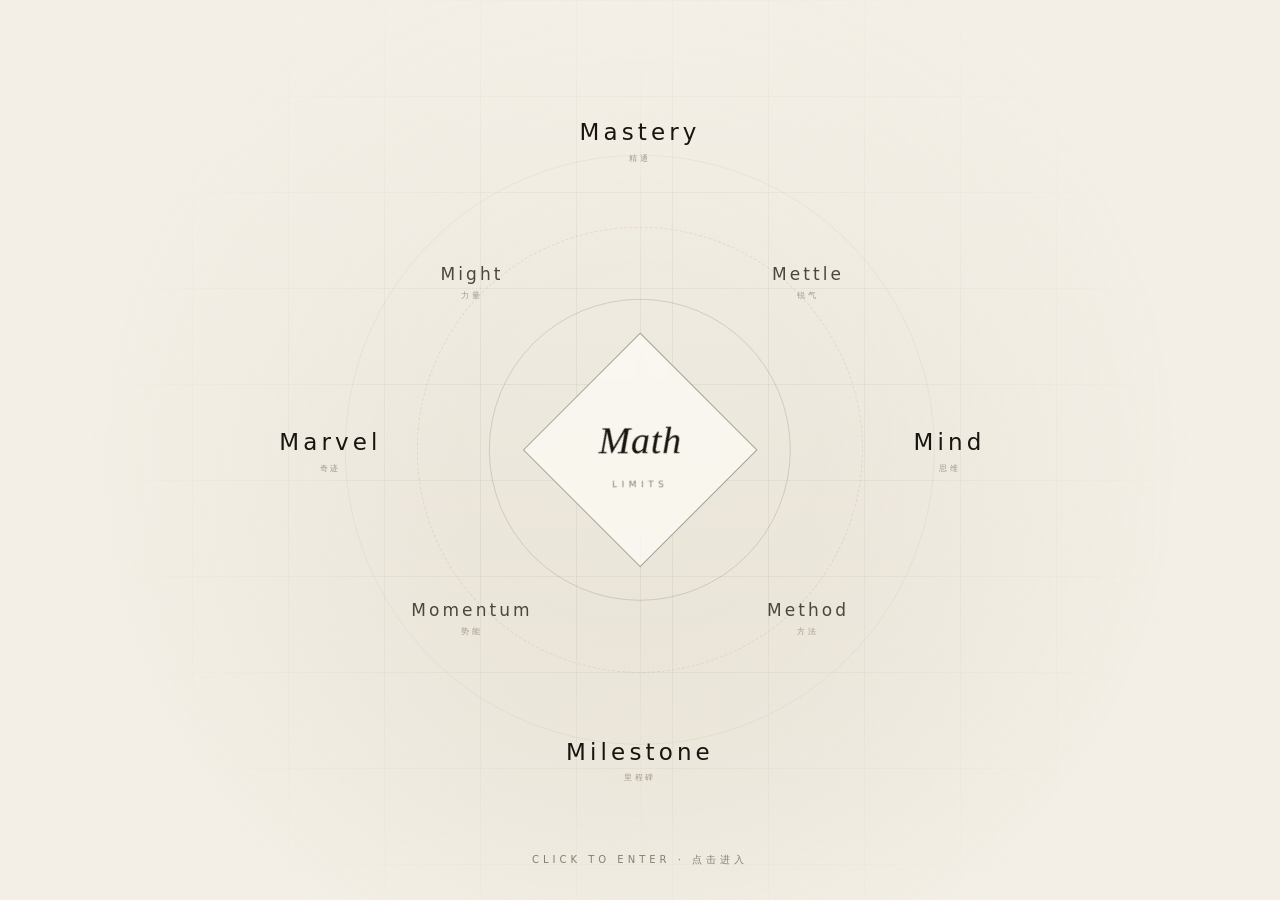
<file: mini-splash/index.html>
<!doctype html>
<html lang="zh-CN">
<head>
<meta charset="utf-8" />
<meta name="viewport" content="width=device-width, initial-scale=1" />
<title>极限研习 · Limits</title>
<meta name="description" content="高数极限在线研习：四步循环、七大未定式、方法失效条件与题库。" />
<script>
  try {
    var q = new URLSearchParams(location.search).get('theme');
    var s = JSON.parse(localStorage.getItem('limits.settings.v1') || '{}');
    var t = (q === 'dark' || q === 'light') ? q : s.theme;
    if (t === 'dark') document.documentElement.setAttribute('data-theme', 'dark');
  } catch (e) {}
</script>
<link rel="stylesheet" href="assets/app.css" />
<link rel="icon" type="image/svg+xml" href="assets/favicon.svg" />
<link rel="apple-touch-icon" href="assets/favicon-180.png" />
</head>
<body class="splash-page">
  <div class="splash" id="splash">
    <div class="orbit" id="orbit" aria-label="极限研习，八个关键词">
      <div class="ring ring--a" aria-hidden="true"></div>
      <div class="ring ring--b" aria-hidden="true"></div>
      <div class="ring ring--c" aria-hidden="true"></div>

      <button class="mark" id="mark" type="button" aria-label="进入极限研习主界面">
        <span class="mark-inner">
          <b>Math</b>
          <em>LIMITS</em>
        </span>
      </button>
    </div>
    <p class="splash-hint">Click to enter · 点击进入</p>
  </div>
  <script src="assets/splash.js"></script>
</body>
</html>
</file>
<file: mini-splash/assets/app.css>
/* ==========================================================================
   极限研习 · Limits —— 全局样式
   设计约束：一切以页面中线为轴左右对称；明暗两套色系权重平衡。
   ========================================================================== */

:root {
  --serif: "Noto Serif SC", "Source Han Serif SC", "Songti SC", "STSong", "SimSun", serif;
  --sans: "Inter", "Segoe UI", "PingFang SC", "Microsoft YaHei", system-ui, sans-serif;
  --mono: "JetBrains Mono", "Cascadia Code", Consolas, monospace;

  --bg: #f3efe6;
  --bg-deep: #e8e2d5;
  --surface: rgba(255, 253, 248, 0.66);
  --surface-solid: #faf7f0;
  --ink: #16150f;
  --ink-2: #4b4739;
  --ink-3: #857f6f;
  --line: rgba(22, 21, 15, 0.15);
  --line-strong: rgba(22, 21, 15, 0.38);
  --accent: #9a3a22;
  --accent-soft: rgba(154, 58, 34, 0.12);
  --second: #2f4c62;
  --ok: #3f6b4a;
  --ok-soft: rgba(63, 107, 74, 0.14);
  --shadow: 0 18px 50px -32px rgba(22, 21, 15, 0.55);
  --grid: rgba(22, 21, 15, 0.05);

  --ease: cubic-bezier(0.22, 0.61, 0.36, 1);
  --dur: 380ms;
  color-scheme: light;
}

html[data-theme="dark"] {
  --bg: #0d0f10;
  --bg-deep: #07090a;
  --surface: rgba(24, 28, 29, 0.62);
  --surface-solid: #14181a;
  --ink: #ece5d7;
  --ink-2: #b8b1a3;
  --ink-3: #7e786c;
  --line: rgba(236, 229, 215, 0.15);
  --line-strong: rgba(236, 229, 215, 0.38);
  --accent: #d9a25d;
  --accent-soft: rgba(217, 162, 93, 0.14);
  --second: #83aac6;
  --ok: #8fb79a;
  --ok-soft: rgba(143, 183, 154, 0.16);
  --shadow: 0 22px 60px -34px rgba(0, 0, 0, 0.9);
  --grid: rgba(236, 229, 215, 0.045);
  color-scheme: dark;
}

* { box-sizing: border-box; }

html, body {
  margin: 0;
  min-height: 100%;
}

html { scroll-behavior: smooth; }
.section { scroll-margin-top: 92px; }

body {
  font-family: var(--sans);
  background:
    linear-gradient(to right, var(--grid) 1px, transparent 1px) 0 0 / 96px 96px,
    linear-gradient(to bottom, var(--grid) 1px, transparent 1px) 0 0 / 96px 96px,
    radial-gradient(120% 90% at 50% 0%, var(--bg) 0%, var(--bg-deep) 100%);
  color: var(--ink);
  -webkit-font-smoothing: antialiased;
  text-rendering: optimizeLegibility;
  line-height: 1.6;
  overflow-x: hidden;
}

body::before {
  /* 中线：整站对称的视觉轴 */
  content: "";
  position: fixed;
  inset: 0 auto 0 50%;
  width: 1px;
  background: linear-gradient(to bottom, transparent, var(--line), transparent);
  opacity: 0.5;
  pointer-events: none;
  z-index: 0;
}

a { color: inherit; text-decoration: none; }
button { font: inherit; color: inherit; }
::selection { background: var(--accent); color: var(--bg); }

:focus-visible {
  outline: 1px solid var(--accent);
  outline-offset: 3px;
}

/* --------------------------------------------------------------------------
   通用组件
   -------------------------------------------------------------------------- */

.shell {
  position: relative;
  z-index: 1;
  width: min(1180px, calc(100% - 96px));
  margin: 0 auto;
}

.topbar {
  position: relative;
  z-index: 2;
  display: flex;
  align-items: center;
  justify-content: space-between;
  gap: 24px;
  height: 76px;
  padding: 0 40px;
  border-bottom: 1px solid var(--line);
}

.brand {
  display: flex;
  align-items: baseline;
  gap: 14px;
  letter-spacing: 0.02em;
}

.brand b {
  font-family: var(--serif);
  font-weight: 600;
  font-size: 17px;
  letter-spacing: 0.22em;
}

.brand span {
  font-size: 10px;
  letter-spacing: 0.44em;
  color: var(--ink-3);
  text-transform: uppercase;
}

.topbar-actions {
  display: flex;
  align-items: center;
  gap: 10px;
}

.icon-btn {
  display: inline-flex;
  align-items: center;
  justify-content: center;
  width: 38px;
  height: 38px;
  border: 1px solid var(--line);
  background: transparent;
  border-radius: 2px;
  cursor: pointer;
  color: var(--ink-2);
  transition: border-color var(--dur) var(--ease), color var(--dur) var(--ease),
    background var(--dur) var(--ease);
}

.icon-btn:hover { color: var(--ink); border-color: var(--line-strong); background: var(--accent-soft); }
.icon-btn svg { width: 16px; height: 16px; }

.text-link {
  font-size: 12px;
  letter-spacing: 0.18em;
  color: var(--ink-3);
  padding: 8px 2px;
  border-bottom: 1px solid transparent;
  transition: color var(--dur) var(--ease), border-color var(--dur) var(--ease);
}

.text-link:hover { color: var(--ink); border-color: var(--line-strong); }

/* 页面进入动画 */
@keyframes rise {
  from { opacity: 0; transform: translateY(14px); }
  to { opacity: 1; transform: translateY(0); }
}

@keyframes fadeIn {
  from { opacity: 0; }
  to { opacity: 1; }
}

.rise { animation: rise 720ms var(--ease) both; }

/* --------------------------------------------------------------------------
   启动页
   -------------------------------------------------------------------------- */

.splash {
  position: relative;
  display: grid;
  place-items: center;
  min-height: 100dvh;
  overflow: hidden;
  isolation: isolate;
}

.splash::after {
  content: "";
  position: absolute;
  inset: 0;
  background: radial-gradient(circle at 50% 50%, transparent 0 22%, var(--bg) 72%);
  pointer-events: none;
  z-index: -1;
}

.orbit {
  position: relative;
  width: min(960px, 92vw, 80vh);
  aspect-ratio: 1 / 1;
  display: grid;
  place-items: center;
}

.ring {
  position: absolute;
  top: 50%;
  left: 50%;
  border: 1px solid var(--line);
  border-radius: 50%;
  transform: translate(-50%, -50%);
  pointer-events: none;
}

.ring--a { width: 42%; height: 42%; opacity: 0.9; }
.ring--b { width: 62%; height: 62%; opacity: 0.55; border-style: dashed; }
.ring--c { width: 82%; height: 82%; opacity: 0.3; }

.mark {
  position: relative;
  z-index: 3;
  display: grid;
  place-items: center;
  width: clamp(118px, 13vw, 168px);
  aspect-ratio: 1 / 1;
  border: 1px solid var(--line-strong);
  background: var(--surface);
  backdrop-filter: blur(6px);
  transform: rotate(45deg);
  transition: transform 700ms var(--ease), border-color var(--dur) var(--ease),
    box-shadow var(--dur) var(--ease);
  cursor: pointer;
  animation: fadeIn 1000ms var(--ease) both;
}

.mark-inner {
  display: grid;
  place-items: center;
  gap: 6px;
  transform: rotate(-45deg);
}

.mark-inner b {
  font-family: var(--serif);
  font-style: italic;
  font-weight: 500;
  font-size: clamp(26px, 3.2vw, 38px);
  letter-spacing: 0.02em;
}

.mark-inner em {
  font-style: normal;
  font-size: 9px;
  letter-spacing: 0.5em;
  color: var(--ink-3);
}

.mark:hover,
.mark:focus-visible {
  transform: rotate(45deg) scale(1.04);
  border-color: var(--accent);
  box-shadow: 0 0 0 10px var(--accent-soft);
}

.mark:active { transform: rotate(45deg) scale(0.99); }

.word {
  position: absolute;
  transform: translate(-50%, -50%);
  padding: 10px 14px;
  border: 0;
  background: transparent;
  cursor: pointer;
  color: var(--ink-2);
  letter-spacing: 0.18em;
  font-size: clamp(12px, 1.4vw, 17px);
  white-space: nowrap;
  transition: color var(--dur) var(--ease), letter-spacing var(--dur) var(--ease),
    opacity var(--dur) var(--ease);
  animation: fadeIn 900ms var(--ease) both;
  animation-delay: calc(180ms + var(--i) * 70ms);
}

.word small {
  display: block;
  margin-top: 2px;
  font-size: 8px;
  letter-spacing: 0.36em;
  color: var(--ink-3);
  text-transform: uppercase;
  opacity: 0.75;
}

.word--big { font-size: clamp(15px, 1.9vw, 23px); color: var(--ink); }
.word:hover, .word:focus-visible { color: var(--accent); letter-spacing: 0.28em; }

.splash-hint {
  position: absolute;
  bottom: 22px;
  left: 50%;
  transform: translateX(-50%);
  font-size: 10px;
  letter-spacing: 0.4em;
  color: var(--ink-3);
  text-transform: uppercase;
}

.splash.leaving .mark { transform: rotate(45deg) scale(0.92); opacity: 0; transition: 520ms var(--ease); }
.splash.leaving .word,
.splash.leaving .ring { opacity: 0; transition: 420ms var(--ease); }

/* --------------------------------------------------------------------------
   主界面
   -------------------------------------------------------------------------- */

.main-head {
  text-align: center;
  padding: 46px 0 30px;
}

.main-head .eyebrow {
  font-size: 10px;
  letter-spacing: 0.5em;
  color: var(--ink-3);
  text-transform: uppercase;
}

.main-head h1 {
  margin: 12px 0 0;
  font-family: var(--serif);
  font-weight: 500;
  font-size: clamp(24px, 2.6vw, 34px);
  letter-spacing: 0.3em;
  text-indent: 0.3em;
}

.main-head p {
  margin: 10px 0 0;
  color: var(--ink-3);
  font-size: 12px;
  letter-spacing: 0.14em;
}

.modules {
  display: grid;
  grid-template-columns: repeat(3, minmax(0, 1fr));
  gap: 26px;
  padding: 8px 0 64px;
  align-items: stretch;
}

.card {
  position: relative;
  display: flex;
  flex-direction: column;
  padding: 34px 26px 28px;
  min-height: 520px;
  border: 1px solid var(--line);
  background: var(--surface);
  backdrop-filter: blur(4px);
  box-shadow: var(--shadow);
  transition: border-color var(--dur) var(--ease), transform var(--dur) var(--ease),
    background var(--dur) var(--ease);
}

.card:hover { border-color: var(--line-strong); transform: translateY(-4px); }

.card-index {
  position: absolute;
  top: 16px;
  left: 50%;
  transform: translateX(-50%);
  font-size: 9px;
  letter-spacing: 0.4em;
  color: var(--ink-3);
}

.card-head {
  text-align: center;
  padding: 12px 0 22px;
  border-bottom: 1px solid var(--line);
}

.card-head .cn {
  font-family: var(--serif);
  font-weight: 500;
  font-size: 22px;
  letter-spacing: 0.18em;
  text-indent: 0.18em;
}

.card-head .cn i {
  font-style: normal;
  color: var(--ink-3);
  margin: 0 8px;
  font-size: 0.7em;
  vertical-align: 2px;
}

.card-head .en {
  margin-top: 8px;
  font-size: 9px;
  letter-spacing: 0.32em;
  color: var(--ink-3);
  text-transform: uppercase;
}

.card-body {
  flex: 1;
  display: flex;
  flex-direction: column;
  justify-content: center;
  padding: 14px 0;
}

.card-list {
  display: flex;
  flex-direction: column;
  justify-content: space-evenly;
  gap: 2px;
  height: 100%;
}

.entry {
  display: block;
  padding: 13px 12px;
  border: 1px solid transparent;
  border-radius: 2px;
  text-align: center;
  cursor: pointer;
  background: transparent;
  width: 100%;
  transition: border-color var(--dur) var(--ease), background var(--dur) var(--ease),
    color var(--dur) var(--ease);
}

.entry .cn {
  font-family: var(--serif);
  font-size: 15px;
  letter-spacing: 0.14em;
  color: var(--ink);
}

.entry .cn i { font-style: normal; color: var(--ink-3); margin: 0 6px; font-size: 0.85em; }

.entry .en {
  display: block;
  margin-top: 4px;
  font-size: 8.5px;
  letter-spacing: 0.26em;
  color: var(--ink-3);
  text-transform: uppercase;
}

.entry:hover, .entry:focus-visible {
  border-color: var(--line-strong);
  background: var(--accent-soft);
}

.entry:hover .en { color: var(--accent); }

.settings-group {
  border-top: 1px solid var(--line);
  padding: 18px 4px;
}

.card-foot {
  margin-top: 18px;
  padding-top: 16px;
  border-top: 1px solid var(--line);
  display: grid;
  grid-template-columns: repeat(3, 1fr);
  text-align: center;
}

.card-foot div + div { border-left: 1px solid var(--line); }

.card-foot b {
  display: block;
  font-family: var(--serif);
  font-size: 18px;
  font-weight: 500;
  letter-spacing: 0.04em;
}

.card-foot span {
  font-size: 8.5px;
  letter-spacing: 0.28em;
  color: var(--ink-3);
  text-transform: uppercase;
}

.settings-group:first-child { border-top: 0; }

.settings-label {
  display: flex;
  align-items: baseline;
  justify-content: center;
  gap: 8px;
  margin-bottom: 12px;
  text-align: center;
}

.settings-label .cn { font-family: var(--serif); font-size: 13px; letter-spacing: 0.14em; }
.settings-label .en { font-size: 8.5px; letter-spacing: 0.26em; color: var(--ink-3); text-transform: uppercase; }

.seg {
  display: grid;
  grid-auto-flow: column;
  grid-auto-columns: 1fr;
  gap: 6px;
}

.seg button {
  padding: 9px 6px;
  border: 1px solid var(--line);
  background: transparent;
  border-radius: 2px;
  cursor: pointer;
  font-size: 12px;
  letter-spacing: 0.12em;
  color: var(--ink-2);
  transition: all var(--dur) var(--ease);
}

.seg button:hover { border-color: var(--line-strong); color: var(--ink); }

.seg button[aria-pressed="true"] {
  border-color: var(--accent);
  color: var(--accent);
  background: var(--accent-soft);
}

.hint {
  margin-top: 10px;
  text-align: center;
  font-size: 10px;
  line-height: 1.8;
  color: var(--ink-3);
  letter-spacing: 0.06em;
}

/* --------------------------------------------------------------------------
   内容页（方法 / 例题）
   -------------------------------------------------------------------------- */

.page {
  position: relative;
  z-index: 1;
  width: min(880px, calc(100% - 64px));
  margin: 0 auto;
  padding: 44px 0 96px;
}

.crumb {
  display: inline-flex;
  align-items: center;
  gap: 8px;
  font-size: 11px;
  letter-spacing: 0.2em;
  color: var(--ink-3);
  margin-bottom: 26px;
}

.crumb:hover { color: var(--ink); }

.page-head { text-align: center; padding-bottom: 30px; border-bottom: 1px solid var(--line); }

.page-head .kicker {
  font-size: 9px;
  letter-spacing: 0.46em;
  color: var(--ink-3);
  text-transform: uppercase;
}

.page-head h1 {
  margin: 14px 0 6px;
  font-family: var(--serif);
  font-weight: 500;
  font-size: clamp(26px, 3vw, 36px);
  letter-spacing: 0.18em;
  text-indent: 0.18em;
}

.page-head h1 i { font-style: normal; color: var(--ink-3); margin: 0 10px; font-size: 0.6em; vertical-align: 3px; }

.page-head .en {
  font-size: 10px;
  letter-spacing: 0.34em;
  color: var(--ink-3);
  text-transform: uppercase;
}

.page-head .lead {
  margin: 20px auto 0;
  max-width: 680px;
  font-size: 14px;
  line-height: 2.15;
  color: var(--ink-2);
  letter-spacing: 0.04em;
}

.meta-row {
  display: flex;
  justify-content: center;
  gap: 10px;
  margin-top: 18px;
  flex-wrap: wrap;
}

.tag {
  display: inline-block;
  padding: 4px 10px;
  border: 1px solid var(--line);
  font-size: 9px;
  letter-spacing: 0.2em;
  color: var(--ink-3);
  text-transform: uppercase;
  border-radius: 2px;
}

.section {
  padding: 46px 0;
  border-bottom: 1px solid var(--line);
}

.section:last-child { border-bottom: 0; }`n`n.section + .section { margin-top: 4px; }

.section-title {
  display: flex;
  align-items: baseline;
  gap: 12px;
  margin-bottom: 16px;
}

.section-title .no {
  font-family: var(--mono);
  font-size: 10px;
  color: var(--ink-3);
  letter-spacing: 0.1em;
}

.section-title h2 {
  margin: 0;
  font-family: var(--serif);
  font-weight: 500;
  font-size: 19px;
  letter-spacing: 0.12em;
}

.prose p {
  margin: 0 0 18px;
  font-size: 14.5px;
  line-height: 2.15;
  color: var(--ink-2);
  letter-spacing: 0.03em;
}

.eq {
  margin: 24px 0;
  padding: 16px 18px;
  text-align: center;
  font-size: 19px;
  border-left: 1px solid var(--line);
  border-right: 1px solid var(--line);
  background: linear-gradient(to right, transparent, var(--accent-soft), transparent);
  overflow-x: auto;
  overflow-y: hidden;
}

.eq--tight { margin: 10px 0; padding: 10px; border: 0; background: none; }

.bullets {
  margin: 6px 0 16px;
  padding: 0;
  list-style: none;
}

.bullets li {
  position: relative;
  padding: 6px 0 6px 20px;
  font-size: 14px;
  line-height: 2.15;
  color: var(--ink-2);
}

.bullets li::before {
  content: "";
  position: absolute;
  left: 2px;
  top: 17px;
  width: 4px;
  height: 4px;
  border: 1px solid var(--accent);
  transform: rotate(45deg);
}

.note {
  margin: 24px 0;
  padding: 14px 18px;
  border: 1px solid var(--line);
  background: var(--surface);
  font-size: 13px;
  line-height: 2.15;
  color: var(--ink-2);
}

.note b { color: var(--ink); font-weight: 600; letter-spacing: 0.08em; }
.note--warn { border-left: 2px solid var(--accent); }
.note--tip { border-left: 2px solid var(--second); }

.steps {
  display: grid;
  gap: 2px;
  margin: 8px 0 6px;
}

.step {
  display: grid;
  grid-template-columns: 44px minmax(0, 1fr);
  gap: 16px;
  padding: 30px 0;
  border-top: 1px dashed var(--line);
  align-items: start;
}

.step:first-child { border-top: 0; }

.step-no {
  display: grid;
  place-items: center;
  width: 30px;
  height: 30px;
  margin-top: 2px;
  border: 1px solid var(--line-strong);
  border-radius: 50%;
  font-family: var(--mono);
  font-size: 11px;
  color: var(--ink-2);
}

.step-body h3 {
  margin: 0 0 4px;
  font-family: var(--serif);
  font-size: 15px;
  font-weight: 600;
  letter-spacing: 0.1em;
}

.step-body .sub {
  font-size: 9px;
  letter-spacing: 0.26em;
  color: var(--ink-3);
  text-transform: uppercase;
}

.step-body p { margin: 8px 0 0; font-size: 13.5px; line-height: 2.15; color: var(--ink-2); }

.table-wrap { overflow-x: auto; margin: 16px 0; }

table.data {
  width: 100%;
  border-collapse: collapse;
  font-size: 12.5px;
  line-height: 1.7;
}

table.data th, table.data td {
  padding: 10px 12px;
  border-bottom: 1px solid var(--line);
  text-align: left;
  vertical-align: top;
  color: var(--ink-2);
}

table.data th {
  font-weight: 500;
  font-size: 10px;
  letter-spacing: 0.16em;
  color: var(--ink-3);
  text-transform: uppercase;
  border-bottom-color: var(--line-strong);
}

table.data tr:hover td { background: var(--accent-soft); }

.example {
  padding: 30px 0;
  border-top: 1px dashed var(--line);
}

.example:first-child { border-top: 0; }

.example-head {
  display: flex;
  align-items: baseline;
  justify-content: space-between;
  gap: 16px;
  flex-wrap: wrap;
}

.example-head h3 {
  margin: 0;
  font-family: var(--serif);
  font-size: 15px;
  font-weight: 600;
  letter-spacing: 0.08em;
}

.example-head .tags { display: flex; gap: 6px; }

.example-problem {
  margin: 14px 0 8px;
  padding: 14px 0 14px 18px;
  border-left: 2px solid var(--line-strong);
  font-size: 16.5px;
  line-height: 2.15;
  color: var(--ink);
}

.example-problem .mt { font-size: 1.18em; }

.example-steps { margin: 10px 0 0; padding: 0; list-style: none; counter-reset: ex; }

.example-steps li {
  counter-increment: ex;
  position: relative;
  padding: 11px 0 11px 30px;
  font-size: 14.5px;
  line-height: 2.15;
  color: var(--ink-2);
}

.example-steps li::before {
  content: counter(ex, decimal-leading-zero);
  position: absolute;
  left: 0;
  top: 9px;
  font-family: var(--mono);
  font-size: 10px;
  color: var(--ink-3);
}

.answer .mt { font-size: 1.12em; }

.answer {
  display: inline-block;
  margin-top: 10px;
  padding: 5px 12px;
  border: 1px solid var(--line-strong);
  font-size: 12px;
  letter-spacing: 0.1em;
}

/* --------------------------------------------------------------------------
   题库 / 练习
   -------------------------------------------------------------------------- */

.practice-wrap {
  width: min(820px, calc(100% - 64px));
  margin: 0 auto;
  padding: 40px 0 120px;
  position: relative;
  z-index: 1;
}

.filters {
  display: flex;
  flex-wrap: wrap;
  justify-content: center;
  gap: 6px;
  margin: 22px 0 26px;
}

.chip {
  padding: 6px 10px;
  border: 1px solid var(--line);
  background: transparent;
  border-radius: 2px;
  font-size: 10.5px;
  letter-spacing: 0.06em;
  color: var(--ink-3);
  cursor: pointer;
  transition: all var(--dur) var(--ease);
}

.chip:hover { color: var(--ink); border-color: var(--line-strong); }
.chip[aria-pressed="true"] { color: var(--accent); border-color: var(--accent); background: var(--accent-soft); }

.progress-line {
  display: flex;
  align-items: center;
  justify-content: space-between;
  gap: 16px;
  margin: 10px 0 18px;
  font-size: 10px;
  letter-spacing: 0.18em;
  color: var(--ink-3);
  text-transform: uppercase;
}

.bar {
  position: relative;
  flex: 1;
  height: 1px;
  background: var(--line);
}

.bar i {
  position: absolute;
  inset: 0 auto 0 0;
  background: var(--accent);
  transition: width 520ms var(--ease);
}

.qcard {
  padding: 30px 30px 24px;
  border: 1px solid var(--line);
  background: var(--surface);
  box-shadow: var(--shadow);
  animation: rise 520ms var(--ease) both;
}

.qcard-top {
  display: flex;
  align-items: center;
  justify-content: space-between;
  gap: 12px;
  margin-bottom: 16px;
}

.qcard-top .kinds { display: flex; gap: 6px; align-items: center; }

.qstem {
  font-size: 17px;
  line-height: 2.15;
  color: var(--ink);
  letter-spacing: 0.03em;
  padding: 6px 0 18px;
}

.qstem .eq--tight { display: block; }
.qstem .mt { font-size: 1.1em; }

.options { display: grid; gap: 8px; }

.opt {
  display: flex;
  align-items: center;
  gap: 14px;
  width: 100%;
  padding: 13px 16px;
  border: 1px solid var(--line);
  background: transparent;
  text-align: left;
  cursor: pointer;
  border-radius: 2px;
  transition: all var(--dur) var(--ease);
  color: var(--ink-2);
  font-size: 14px;
}

.opt .key {
  display: grid;
  place-items: center;
  width: 24px;
  height: 24px;
  border: 1px solid var(--line);
  border-radius: 50%;
  font-family: var(--mono);
  font-size: 10px;
  flex: none;
}

.opt .val { flex: 1; }
.opt .val .mt { font-size: 15px; }

.opt:hover:not(:disabled) { border-color: var(--line-strong); background: var(--accent-soft); }
.opt[aria-pressed="true"] { border-color: var(--accent); color: var(--ink); }
.opt[aria-pressed="true"] .key { border-color: var(--accent); color: var(--accent); }

.opt.is-correct { border-color: var(--ok); background: var(--ok-soft); }
.opt.is-correct .key { border-color: var(--ok); color: var(--ok); }
.opt.is-wrong { border-color: var(--accent); background: var(--accent-soft); }
.opt.is-wrong .key { border-color: var(--accent); color: var(--accent); }
.opt:disabled { cursor: default; }

.feedback {
  margin-top: 18px;
  padding: 16px 18px;
  border: 1px solid var(--line);
  font-size: 13.5px;
  line-height: 2.15;
  color: var(--ink-2);
  animation: fadeIn 320ms var(--ease) both;
}

.feedback .mt { font-size: 1.14em; }
.feedback .verdict { font-family: var(--serif); font-size: 15px; letter-spacing: 0.1em; margin-bottom: 6px; }
.feedback .verdict.ok { color: var(--ok); }
.feedback .verdict.no { color: var(--accent); }
.feedback .eq--tight { margin: 8px 0; }

.qfoot {
  display: flex;
  align-items: center;
  justify-content: space-between;
  gap: 12px;
  margin-top: 20px;
}

.btn {
  display: inline-flex;
  align-items: center;
  justify-content: center;
  gap: 8px;
  padding: 11px 22px;
  border: 1px solid var(--line-strong);
  background: transparent;
  border-radius: 2px;
  font-size: 12px;
  letter-spacing: 0.2em;
  cursor: pointer;
  color: var(--ink);
  transition: all var(--dur) var(--ease);
}

.btn:hover { background: var(--ink); color: var(--bg); border-color: var(--ink); }
.btn:disabled { opacity: 0.35; cursor: not-allowed; }
.btn:disabled:hover { background: transparent; color: var(--ink); }
.btn--primary { border-color: var(--accent); color: var(--accent); }
.btn--primary:hover { background: var(--accent); color: var(--bg); border-color: var(--accent); }
.btn--ghost { border-color: transparent; color: var(--ink-3); }
.btn--ghost:hover { background: transparent; color: var(--accent); }

.fav {
  display: inline-flex;
  align-items: center;
  gap: 6px;
  border: 1px solid var(--line);
  background: transparent;
  padding: 8px 12px;
  border-radius: 2px;
  font-size: 11px;
  letter-spacing: 0.14em;
  color: var(--ink-3);
  cursor: pointer;
  transition: all var(--dur) var(--ease);
}

.fav:hover { color: var(--accent); border-color: var(--accent); }
.fav[aria-pressed="true"] { color: var(--accent); border-color: var(--accent); background: var(--accent-soft); }
.fav svg { width: 13px; height: 13px; }

.empty {
  padding: 80px 20px;
  text-align: center;
  color: var(--ink-3);
}

.empty .big {
  font-family: var(--serif);
  font-size: 20px;
  letter-spacing: 0.24em;
  color: var(--ink-2);
  margin-bottom: 10px;
}

.empty p { font-size: 12px; letter-spacing: 0.1em; }

/* --------------------------------------------------------------------------
   错题本
   -------------------------------------------------------------------------- */

.wb-list { display: grid; gap: 14px; margin-top: 22px; }

.wb-item {
  padding: 20px 22px;
  border: 1px solid var(--line);
  background: var(--surface);
}

.wb-item .stem { font-size: 14.5px; line-height: 2.15; margin: 8px 0 12px; }
.wb-item .meta { display: flex; gap: 8px; flex-wrap: wrap; align-items: center; }
.wb-item .answers { display: flex; gap: 20px; font-size: 12px; color: var(--ink-3); margin-top: 10px; flex-wrap: wrap; }
.wb-item .answers b { color: var(--accent); font-weight: 500; }
.wb-item .answers b.ok { color: var(--ok); }
.wb-item .explain { margin-top: 12px; padding-top: 12px; border-top: 1px dashed var(--line); font-size: 12.5px; line-height: 1.9; color: var(--ink-3); }
.wb-actions { display: flex; gap: 8px; margin-top: 14px; flex-wrap: wrap; }

.tabs {
  display: grid;
  grid-auto-flow: column;
  grid-auto-columns: 1fr;
  max-width: 420px;
  margin: 24px auto 0;
  border: 1px solid var(--line);
}

.tabs button {
  padding: 12px 10px;
  border: 0;
  background: transparent;
  cursor: pointer;
  font-size: 12px;
  letter-spacing: 0.16em;
  color: var(--ink-3);
  transition: all var(--dur) var(--ease);
}

.tabs button[aria-selected="true"] { color: var(--accent); background: var(--accent-soft); }
.tabs button + button { border-left: 1px solid var(--line); }

.stats-row {
  display: grid;
  grid-template-columns: repeat(3, 1fr);
  gap: 1px;
  max-width: 520px;
  margin: 26px auto 0;
  border: 1px solid var(--line);
}

.stat-cell { padding: 14px 10px; text-align: center; }
.stat-cell + .stat-cell { border-left: 1px solid var(--line); }
.stat-cell b { display: block; font-family: var(--serif); font-size: 22px; font-weight: 500; letter-spacing: 0.05em; }
.stat-cell span { font-size: 9px; letter-spacing: 0.26em; color: var(--ink-3); text-transform: uppercase; }

/* --------------------------------------------------------------------------
   奖励层
   -------------------------------------------------------------------------- */

.reward-layer {
  position: fixed;
  inset: 0;
  z-index: 60;
  display: grid;
  place-items: center;
  pointer-events: none;
  background: radial-gradient(circle at 50% 50%, transparent 0 30%, rgba(0, 0, 0, 0.12) 100%);
  opacity: 0;
  transition: opacity 420ms var(--ease);
}

.reward-layer.show { opacity: 1; pointer-events: auto; cursor: pointer; }

.reward-card {
  position: relative;
  width: min(420px, calc(100vw - 56px));
  padding: 34px 30px 30px;
  border: 1px solid var(--line-strong);
  background: var(--surface-solid);
  box-shadow: 0 30px 80px -40px rgba(0, 0, 0, 0.6);
  text-align: center;
  transform: translateY(16px) scale(0.98);
  transition: transform 480ms var(--ease);
}

.reward-layer.show .reward-card { transform: translateY(0) scale(1); }

.reward-card .glyph {
  font-family: var(--serif);
  font-size: 30px;
  letter-spacing: 0.1em;
  color: var(--accent);
}

.reward-card .tier {
  margin-top: 6px;
  font-size: 9px;
  letter-spacing: 0.44em;
  text-transform: uppercase;
  color: var(--ink-3);
}

.reward-card .verse {
  margin-top: 20px;
  font-family: var(--serif);
  font-size: 17px;
  line-height: 2.1;
  letter-spacing: 0.08em;
  color: var(--ink);
  white-space: pre-line;
}

.reward-card .source {
  margin-top: 14px;
  font-size: 9.5px;
  letter-spacing: 0.22em;
  color: var(--ink-3);
}

.reward-card p {
  margin: 16px 0 0;
  font-size: 14px;
  line-height: 2.15;
  color: var(--ink-2);
  letter-spacing: 0.04em;
}

.reward-card .sig {
  margin-top: 14px;
  font-family: var(--serif);
  font-size: 11px;
  letter-spacing: 0.24em;
  color: var(--ink-3);
}

/* --------------------------------------------------------------------------
   响应式
   -------------------------------------------------------------------------- */

@media (max-width: 1024px) {
  .modules { grid-template-columns: 1fr; gap: 18px; }
  .card { min-height: 0; }
  .card-body { padding: 10px 0 0; }
  .card-list { height: auto; }
}

@media (max-width: 720px) {
  .shell { width: calc(100% - 32px); }
  .topbar { height: 64px; padding: 0 16px; }
  .brand span { display: none; }
  .page, .practice-wrap { width: calc(100% - 32px); padding-top: 26px; }
  .orbit { width: 86vw; }
  .word { font-size: 12px; letter-spacing: 0.12em; }
  .word--big { font-size: 15px; }
  .word small { display: none; }
  .mark { width: 108px; }
  .splash-hint { bottom: 18px; letter-spacing: 0.24em; }
  .qcard { padding: 20px 16px; }
  .qfoot { flex-wrap: wrap; }
  .main-head { padding: 30px 0 22px; }
  .section { padding: 26px 0; }
  .eq { font-size: 16px; }
}

@media (prefers-reduced-motion: reduce) {
  *, *::before, *::after {
    animation-duration: 0.001ms !important;
    transition-duration: 0.001ms !important;
  }
}

/* --------------------------------------------------------------------------
   数学排版
   -------------------------------------------------------------------------- */

.mt {
  font-family: "Times New Roman", "Cambria Math", var(--serif);
  font-size: 1.06em;
  line-height: 1;
  letter-spacing: 0;
  white-space: nowrap;
}

.mt-i { font-family: "Times New Roman", "Cambria Math", var(--serif); font-style: italic; }
.mt-n { font-family: "Times New Roman", "Cambria Math", var(--serif); }
.mt-ch, .mt-sym, .mt-bin { font-family: "Times New Roman", "Cambria Math", var(--serif); }
.mt-bin { margin: 0 0.18em; }
.mt-sym { margin: 0 0.04em; }
.mt-sp { display: inline-block; width: 0.28em; }

/* 行内公式：极限、求和、分式都要收着排，避免把行高撑开 */
.mt--inline .mt-lim {
  flex-direction: row;
  align-items: baseline;
  vertical-align: baseline;
  margin: 0 0.08em;
}
.mt--inline .mt-lim-sub {
  margin: 0 0 0 0.1em;
  font-size: 0.62em;
  position: relative;
  top: 0.32em;
}
.mt--inline .mt-bigop { flex-direction: row; align-items: baseline; vertical-align: -0.05em; }
.mt--inline .mt-bigop-sup, .mt--inline .mt-bigop-sub { font-size: 0.6em; margin: 0 0.04em; }
.mt--inline .mt-frac { font-size: 0.82em; vertical-align: middle; }
.mt--inline .mt-frac-num, .mt--inline .mt-frac-den { padding: 0 0.2em; }
.mt--inline .mt-int { vertical-align: -0.08em; }
.mt-fn { font-family: var(--serif); font-style: normal; margin: 0 0.2em 0 0.12em; }
.mt-text { font-family: var(--sans); font-size: 0.86em; letter-spacing: 0.04em; }
.mt-grp { display: inline; }

.mt-frac {
  display: inline-flex;
  flex-direction: column;
  align-items: center;
  vertical-align: middle;
  margin: 0 0.16em;
  line-height: 1.15;
}
.mt-frac-num { border-bottom: 1px solid currentColor; padding: 0 0.28em 0.08em; }
.mt-frac-den { padding: 0.1em 0.28em 0; }

.mt-scripts { display: inline-block; position: relative; }
.mt-sbase { display: inline-block; }
.mt-scripts { display: inline-flex; align-items: baseline; }
.mt-sbase { display: inline-block; }
.mt-sup, .mt-sub {
  font-size: 0.7em;
  line-height: 1;
  display: inline-block;
  vertical-align: baseline;
  white-space: nowrap;
}
.mt-sup { transform: translateY(-0.62em); }
.mt-sub { transform: translateY(0.3em); }
.mt-sup .mt-frac, .mt-sub .mt-frac { vertical-align: baseline; }
.mt-sup .mt-frac { transform: translateY(-0.12em); }
.mt-scripts .mt-sub { margin-left: -0.05em; }

.mt-lim {
  display: inline-flex;
  flex-direction: column;
  align-items: center;
  vertical-align: middle;
  margin: 0 0.16em;
  line-height: 1;
}
.mt-lim-main { font-family: var(--serif); font-size: 0.98em; }
.mt-lim-sub { font-size: 0.58em; margin-top: 0.12em; white-space: nowrap; }
.mt-lim-over { font-size: 0.58em; margin-bottom: 0.1em; }

.mt-bigop {
  display: inline-flex;
  flex-direction: column;
  align-items: center;
  vertical-align: middle;
  margin: 0 0.12em;
  line-height: 1;
}
.mt-bigop-sign { font-size: 1.5em; font-family: "Times New Roman", "Cambria Math", serif; }
.mt-bigop-sup, .mt-bigop-sub { font-size: 0.56em; white-space: nowrap; }
.mt-bigop-sup { margin-bottom: 0.05em; }
.mt-bigop-sub { margin-top: 0.05em; }

.mt-int {
  display: inline-flex;
  align-items: center;
  vertical-align: middle;
  margin: 0 0.14em;
}
.mt-int-sign { font-size: 1.42em; font-family: "Times New Roman", "Cambria Math", serif; line-height: 1; }
.mt-int-scripts {
  display: inline-flex;
  flex-direction: column;
  justify-content: space-between;
  align-self: stretch;
  font-size: 0.62em;
  line-height: 1;
  margin-left: 0.06em;
  padding: 0.1em 0;
}
.mt-int-sup, .mt-int-sub { align-self: flex-start; white-space: nowrap; }

.mt-sqrt { display: inline-flex; align-items: flex-start; margin: 0 0.1em; }
.mt-sqrt-sign { font-size: 1.48em; line-height: 0.86; font-family: "Times New Roman", "Cambria Math", serif; }
.mt-sqrt-body { border-top: 1px solid currentColor; padding: 0.1em 0.2em 0 0.12em; }
.mt-sqrt-index { font-size: 0.55em; vertical-align: 0.7em; }

.mt-delim { font-size: 1.08em; }
.mt-overline { border-top: 1px solid currentColor; padding-top: 0.08em; }
.mt-vec { position: relative; }
.mt-vec::before { content: "→"; position: absolute; left: 50%; top: -0.72em; transform: translateX(-50%); font-size: 0.72em; }

.mt-cases { display: inline-grid; gap: 0.35em; }
.mt-case-row { display: flex; gap: 0.5em; }
.mt-case-cell { min-width: 2.2em; }

.mt-error { color: var(--accent); font-family: var(--mono); font-size: 0.8em; }

/* 人话版：方法页顶部的一句大白话 */
.page-head .plain {
  margin: 20px auto 0;
  max-width: 700px;
  padding: 12px 18px;
  border-left: 2px solid var(--accent);
  background: var(--accent-soft);
  font-size: 14px;
  line-height: 2.15;
  color: var(--ink-2);
  text-align: left;
  letter-spacing: 0.03em;
}

.page-head .plain b { color: var(--accent); font-weight: 600; letter-spacing: 0.12em; }
/* 例题步骤前缀：定型 / 化简 / 选法 / 校验 */
.example-steps .step-tag {
  display: inline-block;
  margin-right: 0.55em;
  color: var(--accent);
  font-weight: 600;
  letter-spacing: 0.08em;
}
</file>
